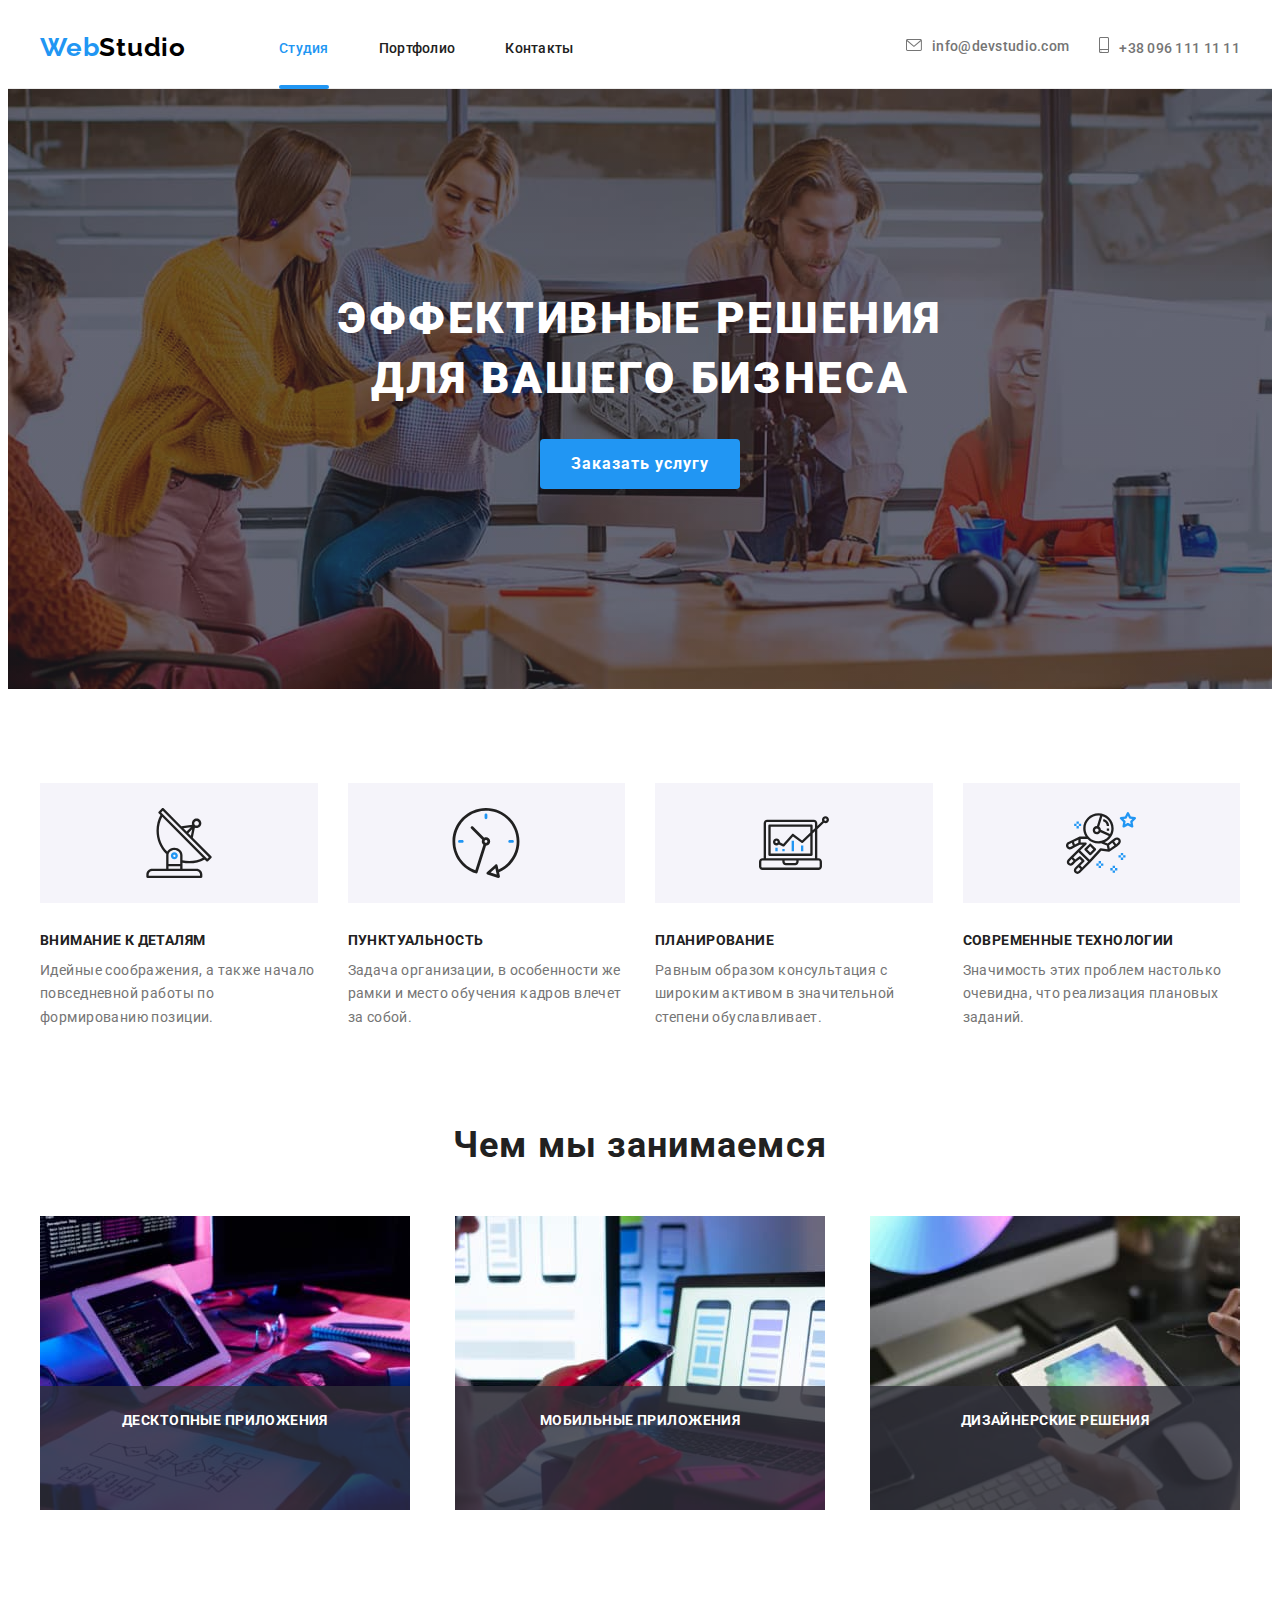
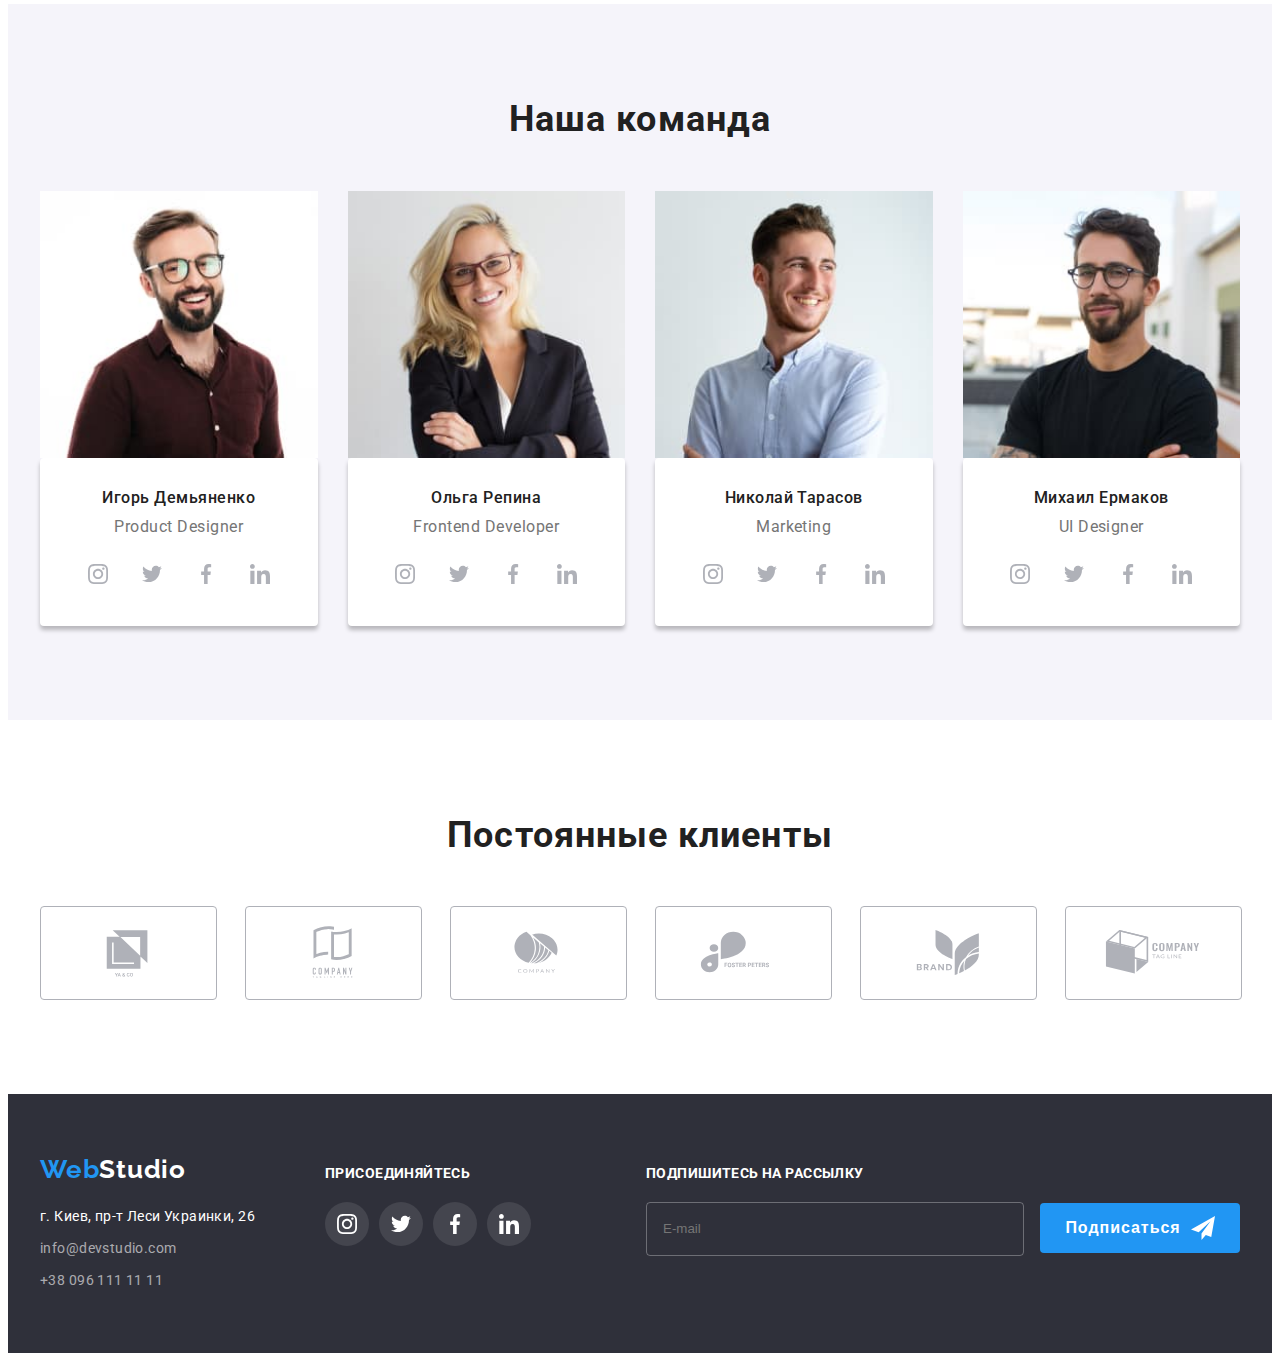
<file: index.html>
<!DOCTYPE html>
<html lang="ru">
<head>
    <meta charset="UTF-8">
    <meta http-equiv="X-UA-Compatible" content="IE=edge">
    <meta name="viewport" content="width=device-width, initial-scale=1.0">
    <title>Студія</title>
    <link href="https://fonts.googleapis.com/css2?family=Raleway:wght@700&family=Roboto:wght@400;500;700;900&display=swap"
        rel="stylesheet">
    <link rel="stylesheet" href="https://cdnjs.cloudflare.com/ajax/libs/modern-normalize/1.1.0/modern-normalize.min.css" integrity="sha512-wpPYUAdjBVSE4KJnH1VR1HeZfpl1ub8YT/NKx4PuQ5NmX2tKuGu6U/JRp5y+Y8XG2tV+wKQpNHVUX03MfMFn9Q==" crossorigin="anonymous" referrerpolicy="no-referrer" />
    <link rel="stylesheet" href="./css/main.min.css">
</head>
<body>
    <!--Навігація-->
    <header class="header">
        <div class="container">
            <a href="./index.html" class="logo header__logo">Web<span class="logo--dark">Studio</span></a>
        <nav class="nav">            
            <ul class="nav__list">
                <li class="nav__item"><a href="./index.html" class="nav__link curent">Студия</a></li>
                <li class="nav__item"><a href="./portfolio.html" class="nav__link">Портфолио</a></li>
                <li class="nav__item"><a href="" class="nav__link">Контакты</a></li>
            </ul>
        </nav>
        <ul class="contacts">
            <li class="contacts__item">
                <a href="mailto:info@devstudio.com" class="contacts__link">
                    <svg class="contacts__icon" width="16" height="12">
                <use href="./img/icons.svg#envelope"></use>
            </svg>info@devstudio.com</a></li>
            <li class="contacts__item"><a href="tel:+380961111111" class="contacts__link"><svg class="contacts__icon" width="10" height="16">
                <use href="./img/icons.svg#smartphone"></use>
            </svg>+38 096 111 11 11</a></li>
        </ul>
        <button type="button" class="menu-open-btn">
            <svg class="contacts__menuop" width="40" height="40">
                <use href="./img/icons.svg#menu_op"></use>
            </svg>
        </button>
        </div>
        <div class="mob-menu is-hidden">
        <div class="container">
            <div class="mob-menu-top">
        <button type="button" class="menu-close-btn">
                <svg class="contacts__menucl" width="40" height="40">
                <use href="./img/icons.svg#menu_cl"></use>
            </svg>
        </button>
        <ul class="mob-menu-list">
            <li class="mob-menu-item"><a href="./index.html" class="mob-menu-link curent">Студия</a></li>
            <li class="mob-menu-item"><a href="./portfolio.html" class="mob-menu-link">Портфолио</a></li>
            <li class="mob-menu-item"><a href="" class="mob-menu-link">Контакты</a></li>
        </ul></div>
        <div class="mob-menu-bottom">
        <ul class="mob-contacts">
            <li class="mob-contacts-item"><a href="tel:+380961111111" class="mob-tel-link">+38 096 111 11 11</a></li>
            <li class="mob-contacts-item">
                <a href="mailto:info@devstudio.com" class="mob-mail-link">
                    info@devstudio.com</a></li>            
        </ul>
        <ul class="mob-soc-list">
            <li class="mob-soc-item">
                <a href="" class="mob-soc-link">Instagram</a>
            </li>
            <li class="mob-soc-item">
                <a href="" class="mob-soc-link">Twitter</a>
            </li>
            <li class="mob-soc-item">
                <a href="" class="mob-soc-link">Facebook</a>
            </li>
            <li class="mob-soc-item">
                <a href="" class="mob-soc-link">LinkedIn</a>
            </li>
        </ul></div>
    </div>
        </div>
    </header>
    <main>
        
        <!--Секція Герой-->
        <section class="hero">
            <div class="container">
            <h1 class="hero__title">Эффективные решения <br />для вашего бизнеса</h1>
            <button type="button" class="hero-btn" data-modal-open>Заказать услугу</button>
            </div>
        </section>
       
        <!--Секція Переваги-->
        <section class="benefits">
            <div class="container">
            <h2 class="visually-hidden">Преимущества</h2>
            <ul class="benefits__list">
                <li class="benefits__item">
                    <a href="" class="benefits__link">
                        <svg class="benefits__icon" width="70" height="70">
                        <use href="./img/icons.svg#antenna"></use>
                    </svg></a>
                    <h3 class="benefit__title">Внимание к деталям</h3>
                    <p class="benefit__text">Идейные соображения, а также начало повседневной работы по формированию позиции.</p>
                </li>
                <li class="benefits__item">
                    <a href="" class="benefits__link">
                        <svg class="benefits__icon" width="70" height="70">
                        <use href="./img/icons.svg#clock"></use>
                    </svg></a>
                    <h3 class="benefit__title">Пунктуальность</h3>
                    <p class="benefit__text">Задача организации, в особенности же рамки и место обучения кадров влечет за собой.</p>
                </li>
                <li class="benefits__item">
                    <a href="" class="benefits__link">
                        <svg class="benefits__icon" width="70" height="70">
                        <use href="./img/icons.svg#diagram"></use>
                    </svg></a>
                    <h3 class="benefit__title">Планирование</h3>
                    <p class="benefit__text">Равным образом консультация с широким активом в значительной степени обуславливает.</p>
                </li>
                <li class="benefits__item">
                    <a href="" class="benefits__link">
                        <svg class="benefits__icon" width="70" height="70">
                        <use href="./img/icons.svg#astronaut"></use>
                    </svg></a>
                    <h3 class="benefit__title">Современные технологии</h3>
                    <p class="benefit__text">Значимость этих проблем настолько очевидна, что реализация плановых заданий.</p>
                </li>
            </ul>
            </div>
        </section>
        
        <!--Секція Про нас-->
        <section class="about">
            <div class="container">
            <h2 class="about__title">Чем мы занимаемся</h2>
            <ul class="about__list">
                <li class="about__item">
                    <img srcset="
                        ./img/about-1.jpg 1x,
                        ./img/about-1@2x.jpg 2x" 
                        src="./img/about-1.jpg" alt="Верстка сайта" width="370">
                <h3 class="about__text">
                    Десктопные приложения
                </h3></li>
                <li class="about__item">
                    <img srcset="
                        ./img/about-2.jpg 1x,
                        ./img/about-2@2x.jpg 2x" 
                        src="./img/about-2.jpg" alt="Работа с мобильного" width="370">                   
                <h3 class="about__text">
                    Мобильные приложения
                </h3></li>
                <li class="about__item">
                    <img srcset="
                        ./img/about-3.jpg 1x,
                        ./img/about-3@2x.jpg 2x" 
                        src="./img/about-3.jpg" alt="Работа на планшете" width="370">
                <h3 class="about__text">
                    Дизайнерские решения
                </h3></li>
            </ul>
            </div>
        </section>
        
        <!--Секція Команда-->
        <section class="team">
            <div class="container">
            <h2 class="team__title">Наша команда</h2>
            <ul class="team__cards cards">
                <li class="cards__item">
                    <picture>
                        <source srcset="
                        ./img/team-1-des.jpg 1x,
                        ./img/team-1-des@2x.jpg 2x"
                        media="(min-width: 1200px)">
                        <source srcset="
                        ./img/team-1-tab.jpg 1x,
                        ./img/team-1-tab@2x.jpg 2x"
                        media="(min-width: 768px)">
                        <source srcset="
                        ./img/team-1-mob.jpg 1x,
                        ./img/team-1-mob@2x.jpg 2x"
                        media="(min-width: 480px)">
                        <img src="./img/team-1-mob.jpg" alt="Мужчина" width="450">
                    </picture>                    
                    <div class="cards__wrap">
                    <h3 class="cards__title">Игорь Демьяненко</h3>
                    <p class="cards__text">Product Designer</p>
                    <ul class="soc">
                        <li class="soc__item">
                            <a href="" class="soc__link">
                                <svg class="soc__icon" width="20" height="20">
                                    <use href="./img/icons.svg#instagram"></use>
                                </svg>
                            </a></li>
                        <li class="soc__item">
                            <a href="" class="soc__link">
                                <svg class="soc__icon" width="20" height="20">
                                <use href="./img/icons.svg#twitter"></use>
                            </svg></a></li>
                        <li class="soc__item">
                            <a href="" class="soc__link">
                                <svg class="soc__icon" width="20" height="20">
                                <use href="./img/icons.svg#facebook"></use>
                            </svg></a></li>
                        <li class="soc__item">
                            <a href="" class="soc__link"><svg class="soc__icon" width="20" height="20">
                                <use href="./img/icons.svg#linkedin"></use>
                            </svg></a></li>
                    </ul>
                    </div>                   
                </li>
                <li class="cards__item">
                    <picture>
                        <source srcset="
                        ./img/team-2-des.jpg 1x,
                        ./img/team-2-des@2x.jpg 2x"
                        media="(min-width: 1200px)">
                        <source srcset="
                        ./img/team-2-tab.jpg 1x,
                        ./img/team-2-tab@2x.jpg 2x"
                        media="(min-width: 768px)">
                        <source srcset="
                        ./img/team-2-mob.jpg 1x,
                        ./img/team-2-mob@2x.jpg 2x"
                        media="(min-width: 480px)">
                        <img src="./img/team-2-mob.jpg" alt="Женщина" width="450">
                    </picture> 
                    <div class="cards__wrap">
                    <h3 class="cards__title">Ольга Репина</h3>
                    <p class="cards__text">Frontend Developer</p>
                    <ul class="soc">
                        <li class="soc__item">
                            <a href="" class="soc__link">
                                <svg class="soc__icon" width="20" height="20">
                                    <use href="./img/icons.svg#instagram"></use>
                                </svg>
                            </a></li>
                        <li class="soc__item">
                            <a href="" class="soc__link">
                                <svg class="soc__icon" width="20" height="20">
                                <use href="./img/icons.svg#twitter"></use>
                            </svg></a></li>
                        <li class="soc__item">
                            <a href="" class="soc__link">
                                <svg class="soc__icon" width="20" height="20">
                                <use href="./img/icons.svg#facebook"></use>
                            </svg></a></li>
                        <li class="soc__item">
                            <a href="" class="soc__link"><svg class="soc__icon" width="20" height="20">
                                <use href="./img/icons.svg#linkedin"></use>
                            </svg></a></li>
                    </ul>                    
                    </div>
                </li>
                <li class="cards__item">
                    <picture>
                        <source srcset="
                        ./img/team-3-des.jpg 1x,
                        ./img/team-3-des@2x.jpg 2x"
                        media="(min-width: 1200px)">
                        <source srcset="
                        ./img/team-3-tab.jpg 1x,
                        ./img/team-3-tab@2x.jpg 2x"
                        media="(min-width: 768px)">
                        <source srcset="
                        ./img/team-3-mob.jpg 1x,
                        ./img/team-3-mob@2x.jpg 2x"
                        media="(min-width: 480px)">
                        <img src="./img/team-3-mob.jpg" alt="Мужчина" width="450">
                    </picture> 
                    <div class="cards__wrap">
                    <h3 class="cards__title">Николай Тарасов</h3>
                    <p class="cards__text">Marketing</p>
                    <ul class="soc">
                        <li class="soc__item">
                            <a href="" class="soc__link">
                                <svg class="soc__icon" width="20" height="20">
                                    <use href="./img/icons.svg#instagram"></use>
                                </svg>
                            </a></li>
                        <li class="soc__item">
                            <a href="" class="soc__link">
                                <svg class="soc__icon" width="20" height="20">
                                <use href="./img/icons.svg#twitter"></use>
                            </svg></a></li>
                        <li class="soc__item">
                            <a href="" class="soc__link">
                                <svg class="soc__icon" width="20" height="20">
                                <use href="./img/icons.svg#facebook"></use>
                            </svg></a></li>
                        <li class="soc__item">
                            <a href="" class="soc__link"><svg class="soc__icon" width="20" height="20">
                                <use href="./img/icons.svg#linkedin"></use>
                            </svg></a></li>
                    </ul>                    
                    </div>
                </li>
                <li class="cards__item">
                    <picture>
                        <source srcset="
                        ./img/team-4-des.jpg 1x,
                        ./img/team-4-des@2x.jpg 2x"
                        media="(min-width: 1200px)">
                        <source srcset="
                        ./img/team-4-tab.jpg 1x,
                        ./img/team-4-tab@2x.jpg 2x"
                        media="(min-width: 768px)">
                        <source srcset="
                        ./img/team-4-mob.jpg 1x,
                        ./img/team-4-mob@2x.jpg 2x"
                        media="(min-width: 480px)">
                        <img src="./img/team-4-mob.jpg" alt="Мужчина" width="450">
                    </picture> 
                    <div class="cards__wrap">
                    <h3 class="cards__title">Михаил Ермаков</h3>
                    <p class="cards__text">UI Designer</p>
                    <ul class="soc">
                        <li class="soc__item">
                            <a href="" class="soc__link">
                                <svg class="soc__icon" width="20" height="20">
                                    <use href="./img/icons.svg#instagram"></use>
                                </svg>
                            </a></li>
                        <li class="soc__item">
                            <a href="" class="soc__link">
                                <svg class="soc__icon" width="20" height="20">
                                <use href="./img/icons.svg#twitter"></use>
                            </svg></a></li>
                        <li class="soc__item">
                            <a href="" class="soc__link">
                                <svg class="soc__icon" width="20" height="20">
                                <use href="./img/icons.svg#facebook"></use>
                            </svg></a></li>
                        <li class="soc__item">
                            <a href="" class="soc__link"><svg class="soc__icon" width="20" height="20">
                                <use href="./img/icons.svg#linkedin"></use>
                            </svg></a></li>
                    </ul>                    
                    </div>
                </li>
            </ul>
            </div>
        </section>

        <!--Постійні клієнти-->

        <section class="clients">
            <div class="container">
            <h2 class="clients__title">Постоянные клиенты</h2>
            <ul class="customers">
                <li class="customers__item">
                    <a href="" class="customers__link">
                        <svg class="customers__icon" width="106" height="60">
                            <use href="./img/icons.svg#logo1"></use>
                        </svg>
                    </a>
                </li>
                <li class="customers__item">
                    <a href="" class="customers__link">
                        <svg class="customers__icon" width="106" height="60">
                            <use href="./img/icons.svg#logo2"></use>
                        </svg>
                    </a>
                </li>
                <li class="customers__item">
                    <a href="" class="customers__link">
                        <svg class="customers__icon" width="106" height="60">
                            <use href="./img/icons.svg#logo3"></use>
                        </svg>
                    </a>
                </li>
                <li class="customers__item">
                    <a href="" class="customers__link">
                        <svg class="customers__icon" width="106" height="60">
                            <use href="./img/icons.svg#logo4"></use>
                        </svg>
                    </a>
                </li>
                <li class="customers__item">
                    <a href="" class="customers__link">
                        <svg class="customers__icon" width="106" height="60">
                            <use href="./img/icons.svg#logo5"></use>
                        </svg>
                    </a>
                </li>
                <li class="customers__item">
                    <a href="" class="customers__link">
                        <svg class="customers__icon" width="106" height="60">
                            <use href="./img/icons.svg#logo6"></use>
                        </svg>
                    </a>
                </li>
            </ul></div>
        </section>

    </main>
    
    <!--Футер-->
    <footer class="footer">
        <div class="container">
        <section class="footer-address">
            <h2 class="visually-hidden">Адрес</h2>
        <a href="./index.html" class="logo">Web<span class="logo--light">Studio</span></a>
        <address class="address">
            <ul class="address__list">
                <li class="address__item postal"><a href="https://goo.gl/maps/8ZpBzjyv7Pv73uMt7" class="footer__link postal">г. Киев, пр-т Леси Украинки, 26</a></li>
                <li class="address__item"><a href="mailto:info@devstudio.com" class="footer__link">info@devstudio.com</a></li>
                <li class="address__item"><a href="tel:+380961111111" class="footer__link">+38 096 111 11 11</a></li>
            </ul>
        </address>    
        </section>        
        <section class="join">
            <h2 class="join__title">Присоединяйтесь</h2>
            <ul class="join__list">
                <li class="join__item">
                    <a href="" class="join__link">
                        <svg class="join__icon" width="20" height="20">
                            <use href="./img/icons.svg#instagram"></use>
                        </svg>
                    </a></li>
                <li class="join__item">
                    <a href="" class="join__link">
                        <svg class="join__icon" width="20" height="20">
                        <use href="./img/icons.svg#twitter"></use>
                    </svg></a></li>
                <li class="join__item">
                    <a href="" class="join__link">
                        <svg class="join__icon" width="20" height="20">
                        <use href="./img/icons.svg#facebook"></use>
                    </svg></a></li>
                <li class="join__item">
                    <a href="" class="join__link"><svg class="join__icon" width="20" height="20">
                        <use href="./img/icons.svg#linkedin"></use>
                    </svg></a></li>
            </ul>
        </section>
        <section class="subcrib">
            <h2 class="subcrib__title">Подпишитесь на рассылку</h2>
                <form class="subcrib-form">
                    <input type="email" class="subcrib-form__input" placeholder="E-mail" name="email" id="email">
                    <button type="submit" class="subcrib-btn">Подписаться 
                        <svg class="subcrib-btn__icon" width="24" height="24">
                        <use href="./img/icons.svg#icon-send"></use>
                    </svg></button>
                </form>            
        </section>
        </div>
    </footer>

<!-- Модальне вікно -->

    <div class="backdrop is-hidden" data-modal>
        <div class="modal">
            <button type="button" class="modal-close-btn" data-modal-close>
                <svg width="18" height="18">
                    <use href="./img/icons.svg#close-black-18dp"></use>
                </svg>
            </button>
            <p class="modal-title">Оставьте свои данные, мы вам перезвоним</p>
        <form class="modal-wrap">
            <div class="modal-field">
                <label for="user-name" class="modal-label">Имя</label>
            <div class="input-wrap">
                <input type="text" class="modal-input" name="user-name" id="user-name" required minlength="3"/>
            <svg class="modal-icon" width="18" height="18">
                <use href="./img/icons.svg#person-modal"></use>
            </svg></div></div>
            <div class="modal-field">
                <label for="user-tel" class="modal-label">Телефон</label>
            <div class="input-wrap">
                <input type="tel" class="modal-input" name="user-tel" id="user-tel" required pattern="[\+]\d{3}\s[\(]\d{2}[\)]\s\d{3}[\-]\d{2}[\-]\d{2}" title="+380 (97) 000-00-00"/>
            <svg class="modal-icon" width="18" height="18">
                <use href="./img/icons.svg#phone-modal"></use>
            </svg></div></div>
            <div class="modal-field">
                <label for="user-email" class="modal-label">Почта</label>
            <div class="input-wrap">
                <input type="email" class="modal-input" name="user-email" id="user-email" required/>
                <svg class="modal-icon" width="18" height="18">
                <use href="./img/icons.svg#email-modal"></use>
            </svg></div></div>
            <div class="modal-field-text">
                <label for="user-text" class="modal-label">Комментарий</label>
                <textarea class="modal-text" name="user-text" id="user-text" placeholder="Введите текст"></textarea></div>
            <div class="modal-field-check">
                <input type="checkbox" name="privat" value="true" class="modal-check visually-hidden" id="modal-chek">
                <label for="modal-chek" class="check-text">
                    <span>
                    <svg class="check-icon" width="11" height="8">
                    <use href="./img/icons.svg#vector-modal"></use>
                    </svg>    
                    </span>
                    Соглашаюсь с рассылкой и принимаю<a href="" class="modal-chek-link"> Условия договора</a></label></div>
            <button type="submit" class="modal-btn">Отправить</button>
        </form>
        </div>
    </div>
    <script src="./js/modal.js"></script>
    <script src="./js/menu.js"></script>
</body>
</html>
</file>
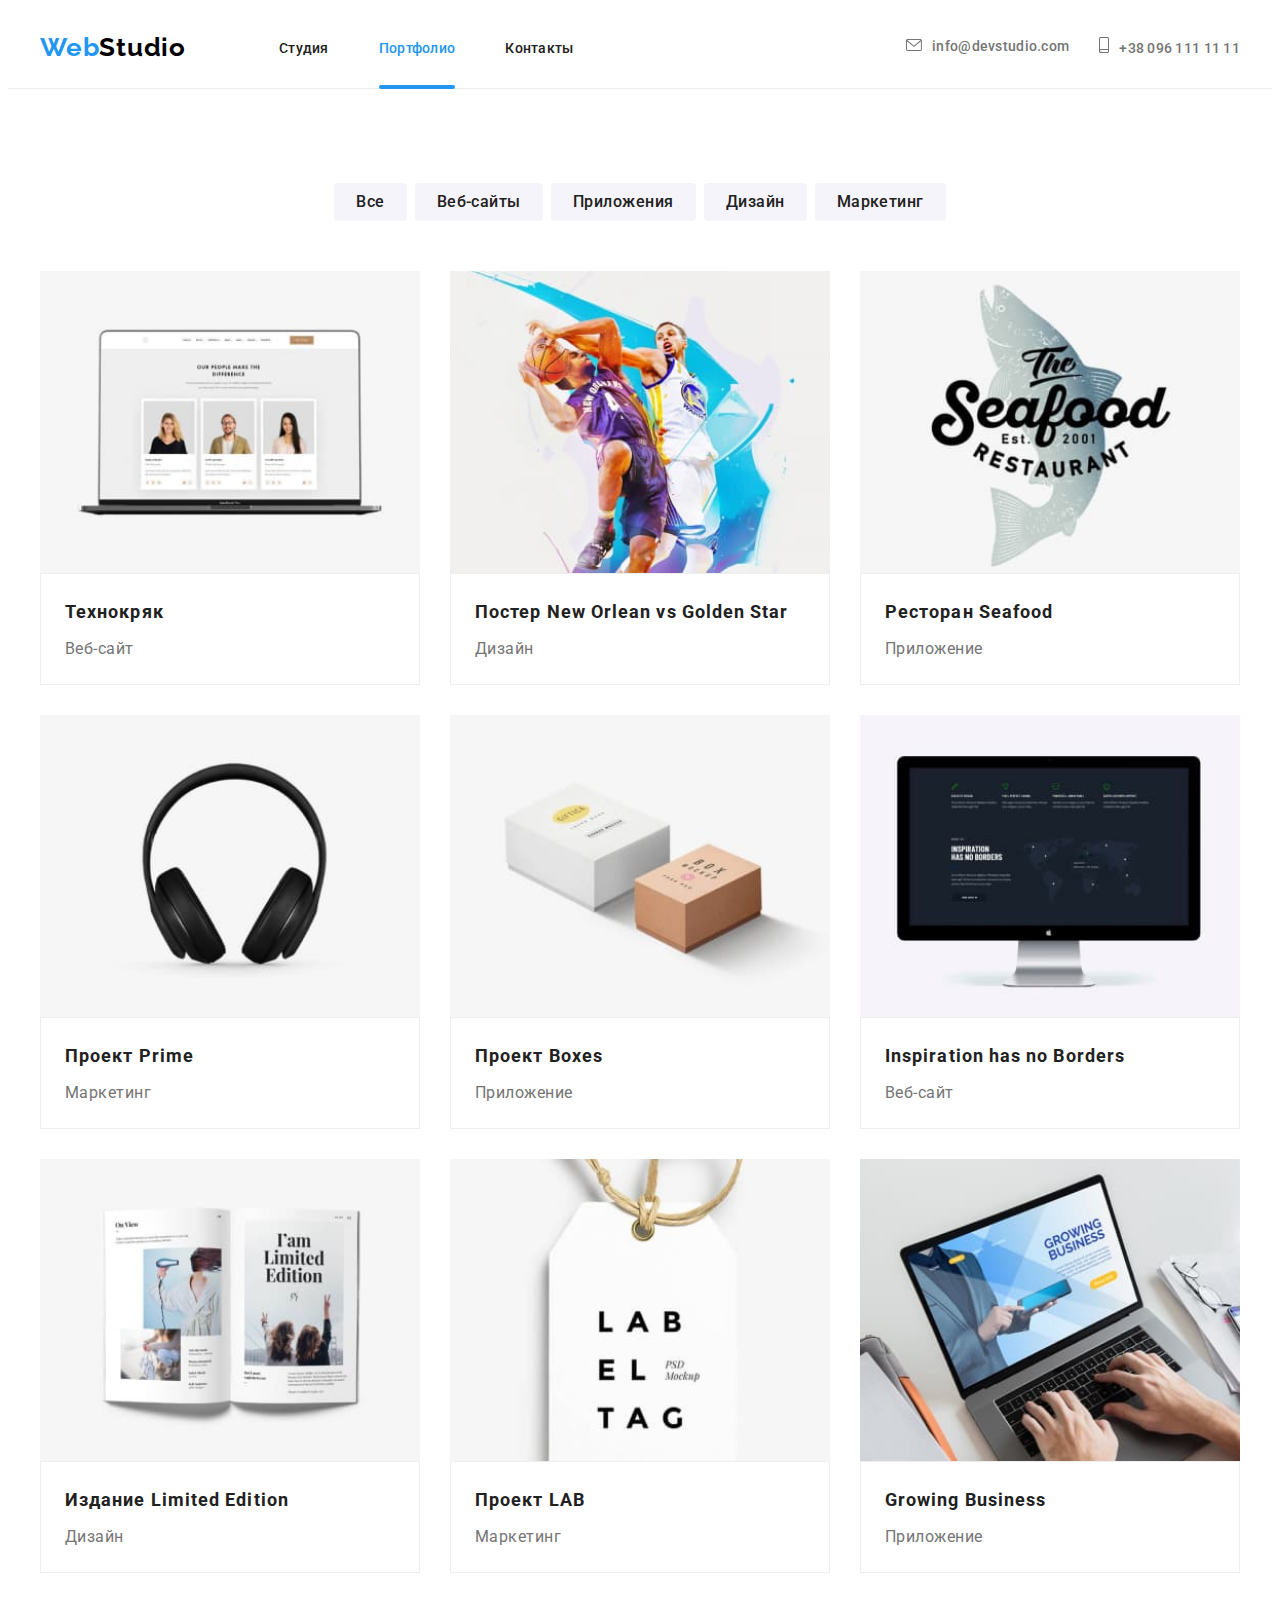
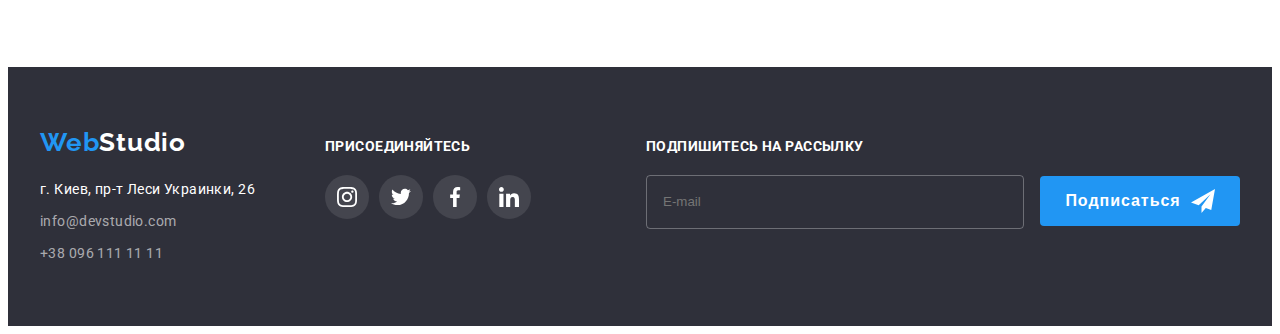
<file: portfolio.html>
<!DOCTYPE html>
<html lang="en">

<head>
    <meta charset="UTF-8">
    <meta http-equiv="X-UA-Compatible" content="IE=edge">
    <meta name="viewport" content="width=device-width, initial-scale=1.0">
    <title>Портфоліо</title>
    <link href="https://fonts.googleapis.com/css2?family=Raleway:wght@700&family=Roboto:wght@400;500;700;900&display=swap"
        rel="stylesheet">
    <link rel="stylesheet" href="https://cdnjs.cloudflare.com/ajax/libs/modern-normalize/1.1.0/modern-normalize.min.css" integrity="sha512-wpPYUAdjBVSE4KJnH1VR1HeZfpl1ub8YT/NKx4PuQ5NmX2tKuGu6U/JRp5y+Y8XG2tV+wKQpNHVUX03MfMFn9Q==" crossorigin="anonymous" referrerpolicy="no-referrer" />
    <link rel="stylesheet" href="./css/main.min.css">
</head>

<body>
    <!--Навігація-->
    <header class="header">
        <div class="container">
            <a href="./index.html" class="logo header__logo">Web<span class="logo--dark">Studio</span></a>
        <nav class="nav">            
            <ul class="nav__list">
                <li class="nav__item"><a href="./index.html" class="nav__link">Студия</a></li>
                <li class="nav__item"><a href="./portfolio.html" class="nav__link curent">Портфолио</a></li>
                <li class="nav__item"><a href="" class="nav__link">Контакты</a></li>
            </ul>
        </nav>
        <ul class="contacts">
            <li class="contacts__item">
                <a href="mailto:info@devstudio.com" class="contacts__link">
                    <svg class="contacts__icon" width="16" height="12">
                <use href="./img/icons.svg#envelope"></use>
            </svg>info@devstudio.com</a></li>
            <li class="contacts__item"><a href="tel:+380961111111" class="contacts__link"><svg class="contacts__icon" width="10" height="16">
                <use href="./img/icons.svg#smartphone"></use>
            </svg>+38 096 111 11 11</a></li>
        </ul>
        <button type="button" class="menu-open-btn">
            <svg class="contacts__menuop" width="40" height="40">
                <use href="./img/icons.svg#menu_op"></use>
            </svg>
        </button>
        </div>
        <div class="mob-menu is-hidden">
        <div class="container">
            <div class="mob-menu-top">
        <button type="button" class="menu-close-btn">
                <svg class="contacts__menucl" width="40" height="40">
                <use href="./img/icons.svg#menu_cl"></use>
            </svg>
        </button>
        <ul class="mob-menu-list">
            <li class="mob-menu-item"><a href="./index.html" class="mob-menu-link">Студия</a></li>
            <li class="mob-menu-item"><a href="./portfolio.html" class="mob-menu-link curent">Портфолио</a></li>
            <li class="mob-menu-item"><a href="" class="mob-menu-link">Контакты</a></li>
        </ul></div>
        <div class="mob-menu-bottom">
        <ul class="mob-contacts">
            <li class="mob-contacts-item"><a href="tel:+380961111111" class="mob-tel-link">+38 096 111 11 11</a></li>
            <li class="mob-contacts-item">
                <a href="mailto:info@devstudio.com" class="mob-mail-link">
                    info@devstudio.com</a></li>            
        </ul>
        <ul class="mob-soc-list">
            <li class="mob-soc-item">
                <a href="" class="mob-soc-link">Instagram</a>
            </li>
            <li class="mob-soc-item">
                <a href="" class="mob-soc-link">Twitter</a>
            </li>
            <li class="mob-soc-item">
                <a href="" class="mob-soc-link">Facebook</a>
            </li>
            <li class="mob-soc-item">
                <a href="" class="mob-soc-link">LinkedIn</a>
            </li>
        </ul></div>
    </div>
        </div>
    </header>
    <main>
            <!-- Проекти портфоліо -->
        <section class="portfolio">
            <div class="container">
            <h1 class="visually-hidden">Портфоліо</h1>
            <ul class="portfolio__filter filter">
                <li class="filter__item"><button type="button" class="filter__btn">Все</button></li>
                <li class="filter__item"><button type="button" class="filter__btn">Веб-сайты</button></li>
                <li class="filter__item"><button type="button" class="filter__btn">Приложения</button></li>
                <li class="filter__item"><button type="button" class="filter__btn">Дизайн</button></li>                
                <li class="filter__item"><button type="button" class="filter__btn">Маркетинг</button></li>                
            </ul>
            <ul class="projects">
                <li class="projects__item">
                    <a href="" class="projects__link">
                        <div class="projects__top-wrap">
                        <img src="./img/portfolio-img-1.jpg" alt="Экран ноутбука" width="370">
                        <p class="projects__top-text">
                            Ресурс предлагает комплексные предложения с разным уровнем функционала и сервисов. Все это позволит посетителю получить исчерпывающие сведения о компании или частном лице.
                        </p>
                        </div>
                        <div class="projects__item-wrap">
                        <h2 class="projects__title">Технокряк</h2>
                        <p class="projects__text">Веб-сайт</p>
                        </div>
                    </a>
                </li>
                <li class="projects__item">
                    <a href="" class="projects__link">
                        <div class="projects__top-wrap">
                        <img src="./img/portfolio-img-2.jpg" alt="Баскетболисты" width="370">
                        <p class="projects__top-text">
                            Ресурс предлагает комплексные предложения с разным уровнем функционала и сервисов. Все это позволит посетителю получить исчерпывающие сведения о компании или частном лице.
                        </p></div>
                        <div class="projects__item-wrap">
                        <h2 class="projects__title">Постер New Orlean vs Golden Star</h2>
                        <p class="projects__text">Дизайн</p>
                        </div>
                    </a>
                </li>
                <li class="projects__item">
                    <a href="" class="projects__link">
                        <div class="projects__top-wrap">
                        <img src="./img/portfolio-img-3.jpg" alt="Логотип ресторана" width="370">
                        <p class="projects__top-text">
                            Ресурс предлагает комплексные предложения с разным уровнем функционала и сервисов. Все это позволит посетителю получить исчерпывающие сведения о компании или частном лице.
                        </p></div>
                        <div class="projects__item-wrap">
                        <h2 class="projects__title">Ресторан Seafood</h2>
                        <p class="projects__text">Приложение</p>
                        </div>
                    </a>
                </li>
                <li class="projects__item">
                    <a href="" class="projects__link">
                        <div class="projects__top-wrap">
                        <img src="./img/portfolio-img-4.jpg" alt="Наушники" width="370">
                        <p class="projects__top-text">
                            Ресурс предлагает комплексные предложения с разным уровнем функционала и сервисов. Все это позволит посетителю получить исчерпывающие сведения о компании или частном лице.
                        </p></div>
                        <div class="projects__item-wrap">
                        <h2 class="projects__title">Проект Prime</h2>
                        <p class="projects__text">Маркетинг</p>
                        </div>
                    </a>
                </li>
                <li class="projects__item">
                    <a href="" class="projects__link">
                        <div class="projects__top-wrap">
                        <img src="./img/portfolio-img-5.jpg" alt="Коробки" width="370">
                        <p class="projects__top-text">
                            Ресурс предлагает комплексные предложения с разным уровнем функционала и сервисов. Все это позволит посетителю получить исчерпывающие сведения о компании или частном лице.
                        </p></div>
                        <div class="projects__item-wrap">
                        <h2 class="projects__title">Проект Boxes</h2>
                        <p class="projects__text">Приложение</p>
                        </div>
                    </a>
                </li>
                <li class="projects__item">
                    <a href="" class="projects__link">
                        <div class="projects__top-wrap">
                        <img src="./img/portfolio-img-6.jpg" alt="Монитор" width="370">
                        <p class="projects__top-text">
                            Ресурс предлагает комплексные предложения с разным уровнем функционала и сервисов. Все это позволит посетителю получить исчерпывающие сведения о компании или частном лице.
                        </p></div>
                        <div class="projects__item-wrap">
                        <h2 class="projects__title">Inspiration has no Borders</h2>
                        <p class="projects__text">Веб-сайт</p>
                        </div>
                    </a>
                </li>
                <li class="projects__item">
                    <a href="" class="projects__link">
                        <div class="projects__top-wrap">
                        <img src="./img/portfolio-img-7.jpg" alt="Книга" width="370">
                        <p class="projects__top-text">
                            Ресурс предлагает комплексные предложения с разным уровнем функционала и сервисов. Все это позволит посетителю получить исчерпывающие сведения о компании или частном лице.
                        </p></div>
                        <div class="projects__item-wrap">
                        <h2 class="projects__title">Издание Limited Edition</h2>
                        <p class="projects__text">Дизайн</p>
                        </div>
                    </a>
                </li>
                <li class="projects__item">
                    <a href="" class="projects__link">
                        <div class="projects__top-wrap">
                        <img src="./img/portfolio-img-8.jpg" alt="Бирка" width="370">
                        <p class="projects__top-text">
                            Ресурс предлагает комплексные предложения с разным уровнем функционала и сервисов. Все это позволит посетителю получить исчерпывающие сведения о компании или частном лице.
                        </p></div>
                        <div class="projects__item-wrap">
                        <h2 class="projects__title">Проект LAB</h2>
                        <p class="projects__text">Маркетинг</p>
                        </div>
                    </a>
                </li>
                <li class="projects__item">
                    <a href="" class="projects__link">
                        <div class="projects__top-wrap">
                        <img src="./img/portfolio-img-9.jpg" alt="Работа за ноубуком" width="370">
                        <p class="projects__top-text">
                            Ресурс предлагает комплексные предложения с разным уровнем функционала и сервисов. Все это позволит посетителю получить исчерпывающие сведения о компании или частном лице.
                        </p></div>
                        <div class="projects__item-wrap">
                        <h2 class="projects__title">Growing Business</h2>
                        <p class="projects__text">Приложение</p>
                        </div>
                    </a>
                </li>
            </ul>
        </div>  
        </section>
        </main>   
        
    <!--Футер-->
    <footer class="footer">
        <div class="container">
        <section class="footer-address">
            <h2 class="visually-hidden">Адрес</h2>
        <a href="./index.html" class="logo">Web<span class="logo--light">Studio</span></a>
        <address class="address">
            <ul class="address__list">
                <li class="address__item postal"><a href="https://goo.gl/maps/8ZpBzjyv7Pv73uMt7" class="footer__link postal">г. Киев, пр-т Леси Украинки, 26</a></li>
                <li class="address__item"><a href="mailto:info@devstudio.com" class="footer__link">info@devstudio.com</a></li>
                <li class="address__item"><a href="tel:+380961111111" class="footer__link">+38 096 111 11 11</a></li>
            </ul>
        </address>    
        </section>        
        <section class="join">
            <h2 class="join__title">Присоединяйтесь</h2>
            <ul class="join__list">
                <li class="join__item">
                    <a href="" class="join__link">
                        <svg class="join__icon" width="20" height="20">
                            <use href="./img/icons.svg#instagram"></use>
                        </svg>
                    </a></li>
                <li class="join__item">
                    <a href="" class="join__link">
                        <svg class="join__icon" width="20" height="20">
                        <use href="./img/icons.svg#twitter"></use>
                    </svg></a></li>
                <li class="join__item">
                    <a href="" class="join__link">
                        <svg class="join__icon" width="20" height="20">
                        <use href="./img/icons.svg#facebook"></use>
                    </svg></a></li>
                <li class="join__item">
                    <a href="" class="join__link"><svg class="join__icon" width="20" height="20">
                        <use href="./img/icons.svg#linkedin"></use>
                    </svg></a></li>
            </ul>
        </section>
        <section class="subcrib">
            <h2 class="subcrib__title">Подпишитесь на рассылку</h2>
                <form class="subcrib-form">
                    <input type="email" class="subcrib-form__input" placeholder="E-mail" name="email" id="email">
                    <button type="submit" class="subcrib-btn">Подписаться 
                        <svg class="subcrib-btn__icon" width="24" height="24">
                        <use href="./img/icons.svg#icon-send"></use>
                    </svg></button>
                </form>            
        </section>
        </div>
    </footer>
    <script src="./js/menu.js"></script>
</body>
</html>
</file>
<file: css/main.min.css>
:root{--title-color: #212121;--accent-color: #2196F3;--button-bg-color: #F5F4FA;--main-button-color:#212121;--second-button-color:#ffffff;--typical-margin: 10px}body{font-family:Roboto,sans-serif;color:#757575;background-color:#fff}.logo--dark{color:#000}.logo--light{color:#fff}p,h1,h2,h3,h4,h5,h6{margin:0}ul{margin:0;padding-left:0}img{display:block;max-width:100%;width:100%;height:auto}.visually-hidden{position:absolute;white-space:nowrap;width:1px;height:1px;overflow:hidden;border:0;padding:0;clip:rect(0 0 0 0);clip-path:inset(50%);margin:-1px}.container{width:100%;margin:0 auto;padding-left:15px;padding-right:15px}@media screen and (min-width: 480px){.container{width:480px}}@media screen and (min-width: 768px){.container{width:768px}}@media screen and (min-width: 1200px){.container{width:1200px}}.header{background-color:#fff;padding-top:10px;padding-bottom:10px;border-bottom:1px solid #ececec}@media screen and (min-width: 768px){.header{padding-top:21px;padding-bottom:21px}}@media screen and (min-width: 768px){.header{padding-top:24px;padding-bottom:25px}}.header>.container{display:flex;align-items:center}.menu-open-btn{display:block;margin-left:auto;margin-right:10px;background-color:#fff;border:none}.menu-open-btn:hover,.menu-open-btn:focus{fill:var(--accent-color)}@media screen and (min-width: 768px){.menu-open-btn{display:none}}.menu-close-btn{display:block;margin-left:auto;margin-right:10px;background-color:#fff;border:none}.menu-close-btn:hover,.menu-close-btn:focus{fill:var(--accent-color)}.mob-menu{position:fixed;top:0;left:0;z-index:1;background-color:#fff;width:100vw;height:100vh;padding:10px 0 48px}.mob-menu .container{height:100%;display:flex;flex-direction:column;justify-content:space-between;overflow-y:auto}@media screen and (min-width: 768px){.mob-menu{display:none}}.mob-menu-list{list-style:none;margin-bottom:32px}.mob-menu-item:not(:last-child){margin-bottom:32px}.mob-menu-link{font-weight:500;font-size:40px;line-height:1.175;letter-spacing:.02em;color:#212121;text-decoration:none;transition-duration:250ms;transition-timing-function:cubic-bezier(0.4, 0, 0.2, 1)}.mob-menu-link:hover,.mob-menu-link:focus{color:var(--accent-color)}.mob-menu-link.curent{color:var(--accent-color)}.mob-contacts{list-style:none}.mob-contacts-item:not(:last-child){margin-bottom:32px}.mob-tel-link{font-weight:500;font-size:34px;line-height:1.176;letter-spacing:.02em;color:#2196f3;text-decoration:none}.mob-mail-link{font-weight:500;font-size:24px;line-height:1.17;letter-spacing:.02em;color:#757575;text-decoration:none}.mob-soc-list{display:inline-flex;justify-content:space-between;width:100%;list-style:none;margin-top:64px}.mob-soc-link{font-weight:500;font-size:18px;line-height:1.22;letter-spacing:.02em;color:#2196f3;text-decoration:none}.logo{font-weight:700;font-size:24px;line-height:1.17;letter-spacing:.03em;font-family:"Raleway",sans-serif;text-decoration:none;color:#2196f3}@media screen and (min-width: 1200px){.logo{font-size:26px;line-height:1.19}}.nav{display:none}@media screen and (min-width: 768px){.nav{display:flex;align-items:center}}.nav__list{list-style:none;display:flex;align-items:center}@media screen and (min-width: 768px){.nav__list{margin-left:88px}}@media screen and (min-width: 1200px){.nav__list{margin-left:93px}}.nav__item:not(:last-child){margin-right:50px}.nav__link{font-weight:500;font-size:14px;line-height:1.14;letter-spacing:.02em;position:relative;text-decoration:none;color:#212121;transition-duration:250ms;transition-timing-function:cubic-bezier(0.4, 0, 0.2, 1)}.nav__link:hover,.nav__link:focus{color:var(--accent-color)}.nav__link.curent{color:var(--accent-color)}.nav__link.curent::after{content:"";position:absolute;width:100%;height:4px;background-color:var(--accent-color);border-radius:2px;left:0;bottom:-40px}@media screen and (min-width: 1200px){.nav__link.curent::after{bottom:-33px}}.contacts{display:none}@media screen and (min-width: 768px){.contacts{list-style:none;display:flex;flex-direction:column;align-items:flex-start;margin-left:auto}}@media screen and (min-width: 1200px){.contacts{flex-direction:row;align-items:center}}.contacts__item:not(:last-child){margin-bottom:var(--typical-margin)}@media screen and (min-width: 1200px){.contacts__item:not(:last-child){margin-bottom:0}}@media screen and (min-width: 1200px){.contacts__item:last-child{margin-left:30px}}.contacts__link{font-weight:500;font-size:12px;line-height:1.17;letter-spacing:.02em;text-decoration:none;color:#757575;display:flex;align-items:baseline;justify-content:center;transition-duration:250ms;transition-timing-function:cubic-bezier(0.4, 0, 0.2, 1)}@media screen and (min-width: 1200px){.contacts__link{font-size:14px;line-height:1.14}}.contacts__link:hover,.contacts__link:focus{color:var(--accent-color)}.contacts__icon{margin-right:var(--typical-margin);fill:currentColor}.hero{display:flex;text-align:center;margin:0 auto;padding:118px 0;background-color:#2f303a;background-image:linear-gradient(rgba(47, 48, 58, 0.4), rgba(47, 48, 58, 0.4)),url(../img/hero-bg-mob.jpg);background-repeat:no-repeat;background-position:center;background-size:cover}@media(min-device-pixel-ratio: 2),(min-resolution: 192dpi),(min-resolution: 2dppx){.hero{background-image:linear-gradient(rgba(47, 48, 58, 0.4), rgba(47, 48, 58, 0.4)),url(../img/hero-bg-mob-2x.jpg)}}@media(min-device-pixel-ratio: 3),(min-resolution: 288dpi),(min-resolution: 3dppx){.hero{background-image:linear-gradient(rgba(47, 48, 58, 0.4), rgba(47, 48, 58, 0.4)),url(../img/hero-bg-mob-3x.jpg)}}@media screen and (min-width: 768px){.hero{background-image:linear-gradient(rgba(47, 48, 58, 0.4), rgba(47, 48, 58, 0.4)),url(../img/hero-bg-tab.jpg)}}@media screen and (min-width: 768px)and (min-device-pixel-ratio: 2),screen and (min-width: 768px)and (min-resolution: 192dpi),screen and (min-width: 768px)and (min-resolution: 2dppx){.hero{background-image:linear-gradient(rgba(47, 48, 58, 0.4), rgba(47, 48, 58, 0.4)),url(../img/hero-bg-tab-2x.jpg)}}@media screen and (min-width: 768px)and (min-device-pixel-ratio: 3),screen and (min-width: 768px)and (min-resolution: 288dpi),screen and (min-width: 768px)and (min-resolution: 3dppx){.hero{background-image:linear-gradient(rgba(47, 48, 58, 0.4), rgba(47, 48, 58, 0.4)),url(../img/hero-bg-tab-3x.jpg)}}@media screen and (min-width: 1200px){.hero{padding:200px 0;background-image:linear-gradient(rgba(47, 48, 58, 0.4), rgba(47, 48, 58, 0.4)),url(../img/hero-bg.jpg)}}@media screen and (min-width: 1200px)and (min-device-pixel-ratio: 2),screen and (min-width: 1200px)and (min-resolution: 192dpi),screen and (min-width: 1200px)and (min-resolution: 2dppx){.hero{background-image:linear-gradient(rgba(47, 48, 58, 0.4), rgba(47, 48, 58, 0.4)),url(../img/hero-bg-2x.jpg)}}@media screen and (min-width: 1200px)and (min-device-pixel-ratio: 3),screen and (min-width: 1200px)and (min-resolution: 288dpi),screen and (min-width: 1200px)and (min-resolution: 3dppx){.hero{background-image:linear-gradient(rgba(47, 48, 58, 0.4), rgba(47, 48, 58, 0.4)),url(../img/hero-bg-3x.jpg)}}.hero__title{display:block;font-weight:900;font-size:26px;line-height:1.62;letter-spacing:.06em;text-transform:uppercase;text-align:center;color:#fff;margin-bottom:30px}@media screen and (min-width: 1200px){.hero__title{font-size:44px;line-height:1.36}}.hero-btn{font-weight:700;font-size:16px;line-height:1.88;letter-spacing:.06em;min-width:200px;height:50px;border:none;margin:0 auto;border-radius:4px;font-family:inherit;color:#fff;background-color:#2196f3;cursor:pointer;transition-duration:250ms;transition-timing-function:cubic-bezier(0.4, 0, 0.2, 1)}.hero-btn:hover,.hero-btn:focus{background-color:#fff;color:#2196f3}.benefits{padding-top:60px;padding-bottom:60px}@media screen and (min-width: 1200px){.benefits{padding-top:94px;padding-bottom:0}}.benefits__list{display:flex;flex-wrap:wrap;gap:30px}.benefits__item{list-style:none;width:100%}@media screen and (min-width: 768px){.benefits__item{width:calc((100% - 30px)/2)}}@media screen and (min-width: 1200px){.benefits__item{width:calc((100% - 90px)/4)}}.benefits__link{width:100%;height:120px;display:flex;align-items:center;justify-content:center;background-color:#f5f4fa;margin-bottom:30px;cursor:auto}.benefit__title{font-size:14px;line-height:1.14;letter-spacing:.03em;text-align:center;text-transform:uppercase;color:var(--title-color);margin-bottom:var(--typical-margin)}@media screen and (min-width: 768px){.benefit__title{text-align:left}}@media screen and (min-width: 1200px){.benefit__title{text-align:left}}.benefit__text{font-size:14px;line-height:1.71;letter-spacing:.03em;color:#757575}.about{display:none}@media screen and (min-width: 1200px){.about{display:block;padding-top:94px;padding-bottom:94px}}.about__title{font-size:36px;line-height:1.17;letter-spacing:.03em;text-align:center;color:var(--title-color);margin-bottom:50px}.about__list{display:flex;justify-content:space-between;list-style:none}.about__item{position:relative}.about__text{font-size:14px;line-height:1.14;letter-spacing:.03em;position:absolute;width:100%;height:70px;bottom:0;left:50%;transform:translate(-50%);padding-top:27px;padding-bottom:27px;text-align:center;text-transform:uppercase;color:#fff;background-color:rgba(47,48,58,.8)}.team{background-color:#f5f4fa;padding-top:60px;padding-bottom:60px}@media screen and (min-width: 1200px){.team{padding-top:94px;padding-bottom:94px}}.team__title{font-size:28px;line-height:1.18;letter-spacing:.03em;text-align:center;color:var(--title-color);margin-bottom:30px}@media screen and (min-width: 1200px){.team__title{font-size:36px;line-height:1.17;margin-bottom:50px}}.team__cards{display:flex;flex-wrap:wrap;gap:30px}.cards__item{list-style:none;width:100%}@media screen and (min-width: 768px){.cards__item{width:calc((100% - 30px)/2)}}@media screen and (min-width: 1200px){.cards__item{width:calc((100% - 90px)/4)}}.cards__wrap{background-color:#fff;padding-top:30px;padding-bottom:24px;border-radius:4px;box-shadow:0 4px 4px 0px rgba(0,0,0,.25)}@media screen and (min-width: 1200px){.cards__wrap{padding-bottom:30px}}.cards__title{font-weight:500;font-size:16px;line-height:1.19;letter-spacing:.03em;text-align:center;color:var(--title-color);margin-bottom:var(--typical-margin)}.cards__text{font-size:16px;line-height:1.19;letter-spacing:.03em;text-align:center;color:#757575;margin-bottom:16px}.soc{list-style:none;display:flex;justify-content:center}.soc__item{width:44px;height:44px;margin-right:var(--typical-margin)}.soc__item:last-child{margin-right:0}.soc__link{text-decoration:none;width:100%;height:100%;background-color:#fff;border-radius:50%;display:flex;align-items:center;justify-content:center;transition-duration:250ms;transition-timing-function:cubic-bezier(0.4, 0, 0.2, 1)}.soc__link:hover,.soc__link:focus{background-color:#2196f3}.soc__icon{fill:#afb1b8}.soc__link:hover .soc__icon,.soc__link:focus .soc__icon{fill:#fff}.clients{background-color:#fff;padding-top:60px;padding-bottom:60px}@media screen and (min-width: 1200px){.clients{padding-top:94px;padding-bottom:94px}}.clients__title{font-size:28px;line-height:1.18;letter-spacing:.03em;text-align:center;color:var(--title-color);margin-bottom:30px}@media screen and (min-width: 1200px){.clients__title{font-size:36px;line-height:1.17;margin-bottom:50px}}.customers{display:flex;flex-wrap:wrap;gap:30px}.customers__item{list-style:none;width:calc((100% - 30px)/2)}@media screen and (min-width: 768px){.customers__item{width:calc((100% - 60px)/3)}}@media screen and (min-width: 1200px){.customers__item{width:calc((100% - 150px)/6)}}.customers__link{width:100%;height:92px;border:1px solid #afb1b8;border-radius:4px;display:flex;align-items:center;justify-content:center}.customers__icon{fill:#afb1b8;transition-duration:250ms;transition-timing-function:cubic-bezier(0.4, 0, 0.2, 1)}.customers__link:hover .customers__icon,.customers__link:focus .customers__icon{fill:#2196f3}.portfolio{padding-top:60px;padding-bottom:60px}@media screen and (min-width: 1200px){.portfolio{padding-top:94px;padding-bottom:94px}}.portfolio__filter{list-style:none;display:flex;flex-wrap:wrap;align-content:space-between;justify-content:flex-start;margin-bottom:40px;gap:15px 8px}@media screen and (min-width: 768px){.portfolio__filter{justify-content:center;margin-bottom:30px}}@media screen and (min-width: 1200px){.portfolio__filter{justify-content:center;margin-bottom:50px}}.filter__btn{font-weight:500;font-size:16px;line-height:1.63;letter-spacing:.03em;height:38px;border:none;border-radius:4px;padding:6px 22px;font-family:inherit;cursor:pointer;text-align:center;background-color:var(--button-bg-color);color:var(--main-button-color);transition-duration:250ms;transition-timing-function:cubic-bezier(0.4, 0, 0.2, 1)}.filter__btn:hover,.filter__btn:focus{background-color:var(--accent-color);color:var(--second-button-color);box-shadow:0px 4px 4px rgba(0,0,0,.25)}.projects{display:flex;flex-wrap:wrap;gap:30px}.projects__item{width:100%;transition-duration:250ms;transition-timing-function:cubic-bezier(0.4, 0, 0.2, 1);list-style:none}@media screen and (min-width: 768px){.projects__item{width:calc((100% - 30px)/2)}}@media screen and (min-width: 1200px){.projects__item{width:calc((100% - 60px)/3)}}.projects__item:hover{box-shadow:0px 4px 4px rgba(0,0,0,.25)}.projects__top-wrap{position:relative;overflow:hidden}.projects__top-text{font-size:18px;line-height:1.56;letter-spacing:.03em;position:absolute;top:0;color:#fff;background-color:rgba(33,150,243,.9);padding:63px 24px;width:100%;height:100%;transform:translateY(100%);transition-duration:250ms;transition-timing-function:cubic-bezier(0.4, 0, 0.2, 1)}.projects__item:hover .projects__top-text{transform:translateY(0)}.projects__item-wrap{padding:20px 24px;border:1px solid #eee}.projects__link{text-decoration:none;display:block}.projects__title{font-size:18px;line-height:2;letter-spacing:.06em;margin-bottom:4px;color:var(--title-color)}.projects__text{font-size:16px;line-height:1.88;letter-spacing:.03em;color:#757575}.footer{background-color:#2f303a;padding-top:60px;padding-bottom:60px}.footer .container{text-align:center}@media screen and (min-width: 768px){.footer .container{display:flex;align-items:baseline;justify-content:space-around;flex-wrap:wrap}}@media screen and (min-width: 1200px){.footer .container{flex-wrap:nowrap;text-align:start}}.address{margin-top:20px;margin-bottom:60px}@media screen and (min-width: 1200px){.address{margin-right:70px;margin-bottom:0}}.address__list{list-style:none}.address__item:not(:last-child){margin-bottom:8px}.address__item.postal{font-size:14px;line-height:1.71;letter-spacing:.03em;font-style:normal;color:#fff}.footer__link{font-size:14px;line-height:1.71;letter-spacing:.03em;text-decoration:none;font-style:normal;color:rgba(255,255,255,.6);transition-duration:250ms;transition-timing-function:cubic-bezier(0.4, 0, 0.2, 1)}.footer__link.postal{color:#fff}.footer__link:hover,.footer__link:focus{color:var(--accent-color)}.join{margin-bottom:60px}@media screen and (min-width: 1200px){.join{margin:0}}.join__title{font-size:14px;line-height:1.14;letter-spacing:.03em;text-transform:uppercase;color:#fff;margin-bottom:20px}.join__list{list-style:none;display:flex;justify-content:center}.join__item{width:44px;height:44px;margin-right:var(--typical-margin)}.join__item:last-child{margin-right:0}.join__link{text-decoration:none;width:100%;height:100%;background-color:#2f303a;background-image:linear-gradient(rgba(255, 255, 255, 0.1), rgba(255, 255, 255, 0.1));border-radius:50%;display:flex;align-items:center;justify-content:center;transition-duration:250ms;transition-timing-function:cubic-bezier(0.4, 0, 0.2, 1)}.join__link:hover,.join__link:focus{background-color:#2196f3}.join__icon{fill:#fff}.join__link:hover .join__icon,.join__link:focus .join__icon{fill:#fff}.subcrib{margin:0 auto}@media screen and (min-width: 1200px){.subcrib{margin-right:0}}.subcrib__title{font-size:14px;line-height:1.14;letter-spacing:.03em;margin-bottom:20px;text-transform:uppercase;color:#fff}.subcrib-form__input{width:100%;height:50px;border:1px solid rgba(255,255,255,.3);border-radius:4px;background-color:rgba(0,0,0,0);margin-bottom:20px;padding-left:16px;color:#fff;outline:none;transition-duration:250ms;transition-timing-function:cubic-bezier(0.4, 0, 0.2, 1)}@media screen and (min-width: 768px){.subcrib-form__input{width:450px}}@media screen and (min-width: 1200px){.subcrib-form__input{width:358px;margin-right:12px}}.subcrib-form__input:not(:placeholder-shown){border-color:var(--accent-color)}.subcrib-form__input:hover,.subcrib-form__input:focus{border-color:var(--accent-color)}.subcrib-btn{font-weight:700;font-size:16px;line-height:1.88;letter-spacing:.06em;display:flex;justify-content:center;align-items:center;margin:0 auto;width:200px;height:50px;border:none;border-radius:4px;color:#fff;background-color:#2196f3;cursor:pointer;transition-duration:250ms;transition-timing-function:cubic-bezier(0.4, 0, 0.2, 1)}@media screen and (min-width: 1200px){.subcrib-btn{display:inline-flex}}.subcrib-btn:hover,.subcrib-btn:focus{background-color:#fff;color:#2196f3;fill:#2196f3;box-shadow:0px 4px 4px rgba(0,0,0,.15)}.subcrib-btn__icon{margin-left:var(--typical-margin);fill:#fff}.subcrib-btn:hover .subcrib-btn__icon,.subcrib-btn:focus .subcrib-btn__icon{fill:#2196f3}.backdrop{width:100%;height:100%;background-color:rgba(17,16,16,.5);position:fixed;top:0;transition:opacity 250ms,visibility 250ms}.modal{width:450px;min-height:609px;min-height:581px;background-color:#fff;border-radius:4px;position:absolute;top:50%;left:50%;padding:40px;transform:translate(-50%, -50%);transition:transform 250ms}.backdrop.is-hidden .modal{transform:translate(-50%, -50%) scale(0)}@media screen and (min-width: 1200px){.modal{width:528px;min-height:581px}}.modal-close-btn{width:30px;height:30px;background-color:#fff;border:1px solid rgba(0,0,0,.1);border-radius:50%;position:absolute;display:flex;align-items:center;justify-content:center;top:8px;right:8px}.is-hidden{visibility:hidden;opacity:0;pointer-events:none}.modal-field{margin-bottom:var(--typical-margin)}.modal-label{font-weight:400;font-size:12px;line-height:1.17;letter-spacing:.01em;color:#757575;display:block;margin-bottom:4px}.modal-title{font-weight:700;font-size:20px;line-height:1.5;letter-spacing:.03em;margin-bottom:12px;text-align:center;align-items:center;color:var(--title-color)}@media screen and (min-width: 1200px){.modal-title{line-height:1.15}}.modal-input{padding:12px 16px;width:100%;height:40px;border:1px solid rgba(33,33,33,.2);border-radius:4px;padding-left:42px;outline:none;transition-duration:250ms;transition-timing-function:cubic-bezier(0.4, 0, 0.2, 1)}.modal-input:hover,.modal-input:focus{border-color:var(--accent-color)}.modal-input::placeholder{color:rgba(117,117,117,.5);font-size:14px}.modal-input:not(:placeholder-shown):not(:focus):valid{border-color:var(--accent-color);fill:var(--accent-color)}.modal-input:not(:placeholder-shown):not(:focus):valid+.modal-icon{fill:var(--accent-color)}.input-wrap{position:relative}.modal-icon{position:absolute;left:12px;top:50%;transform:translateY(-50%);color:var(--title-color)}.modal-input:hover+.modal-icon,.modal-input:focus+.modal-icon{fill:var(--accent-color)}.modal-field-text{margin-bottom:20px}.modal-text{padding:12px 16px;width:100%;height:120px;border:1px solid rgba(33,33,33,.2);border-radius:4px;resize:none;outline:none}.modal-text:not(:placeholder-shown){border-color:var(--accent-color)}.modal-text:hover,.modal-text:focus{border-color:var(--accent-color)}.modal-text:not(:placeholder-shown){border-color:var(--accent-color)}.modal-field-check{margin-bottom:30px}.check-text{font-weight:400;font-size:12px;line-height:1.17;letter-spacing:.03em;color:#757575;display:flex;align-items:center;justify-content:center}@media screen and (min-width: 1200px){.check-text{font-size:14px;line-height:1.71}}.check-text span{width:16px;height:15px;border:2px solid #212121;border-radius:2px;margin-right:8px;display:flex;align-items:center;justify-content:center}.modal-check:checked+.check-text span{background-color:var(--accent-color);border:none}.modal-check:checked+.check-text .check-icon{fill:#fff}.modal-chek-link{color:#2196f3;margin-left:5px}.check-icon{fill:rgba(0,0,0,0)}.modal-btn{font-weight:700;font-size:16px;line-height:1.88;letter-spacing:.06em;display:flex;align-items:center;justify-content:center;margin-left:auto;margin-right:auto;width:200px;height:50px;border:none;border-radius:4px;color:#fff;background-color:#2196f3;cursor:pointer;transition-duration:250ms;transition-timing-function:cubic-bezier(0.4, 0, 0.2, 1)}.modal-btn:hover,.modal-btn:focus{background-color:#fff;color:#2196f3;box-shadow:0px 4px 4px rgba(0,0,0,.15)}/*# sourceMappingURL=main.min.css.map */
</file>
